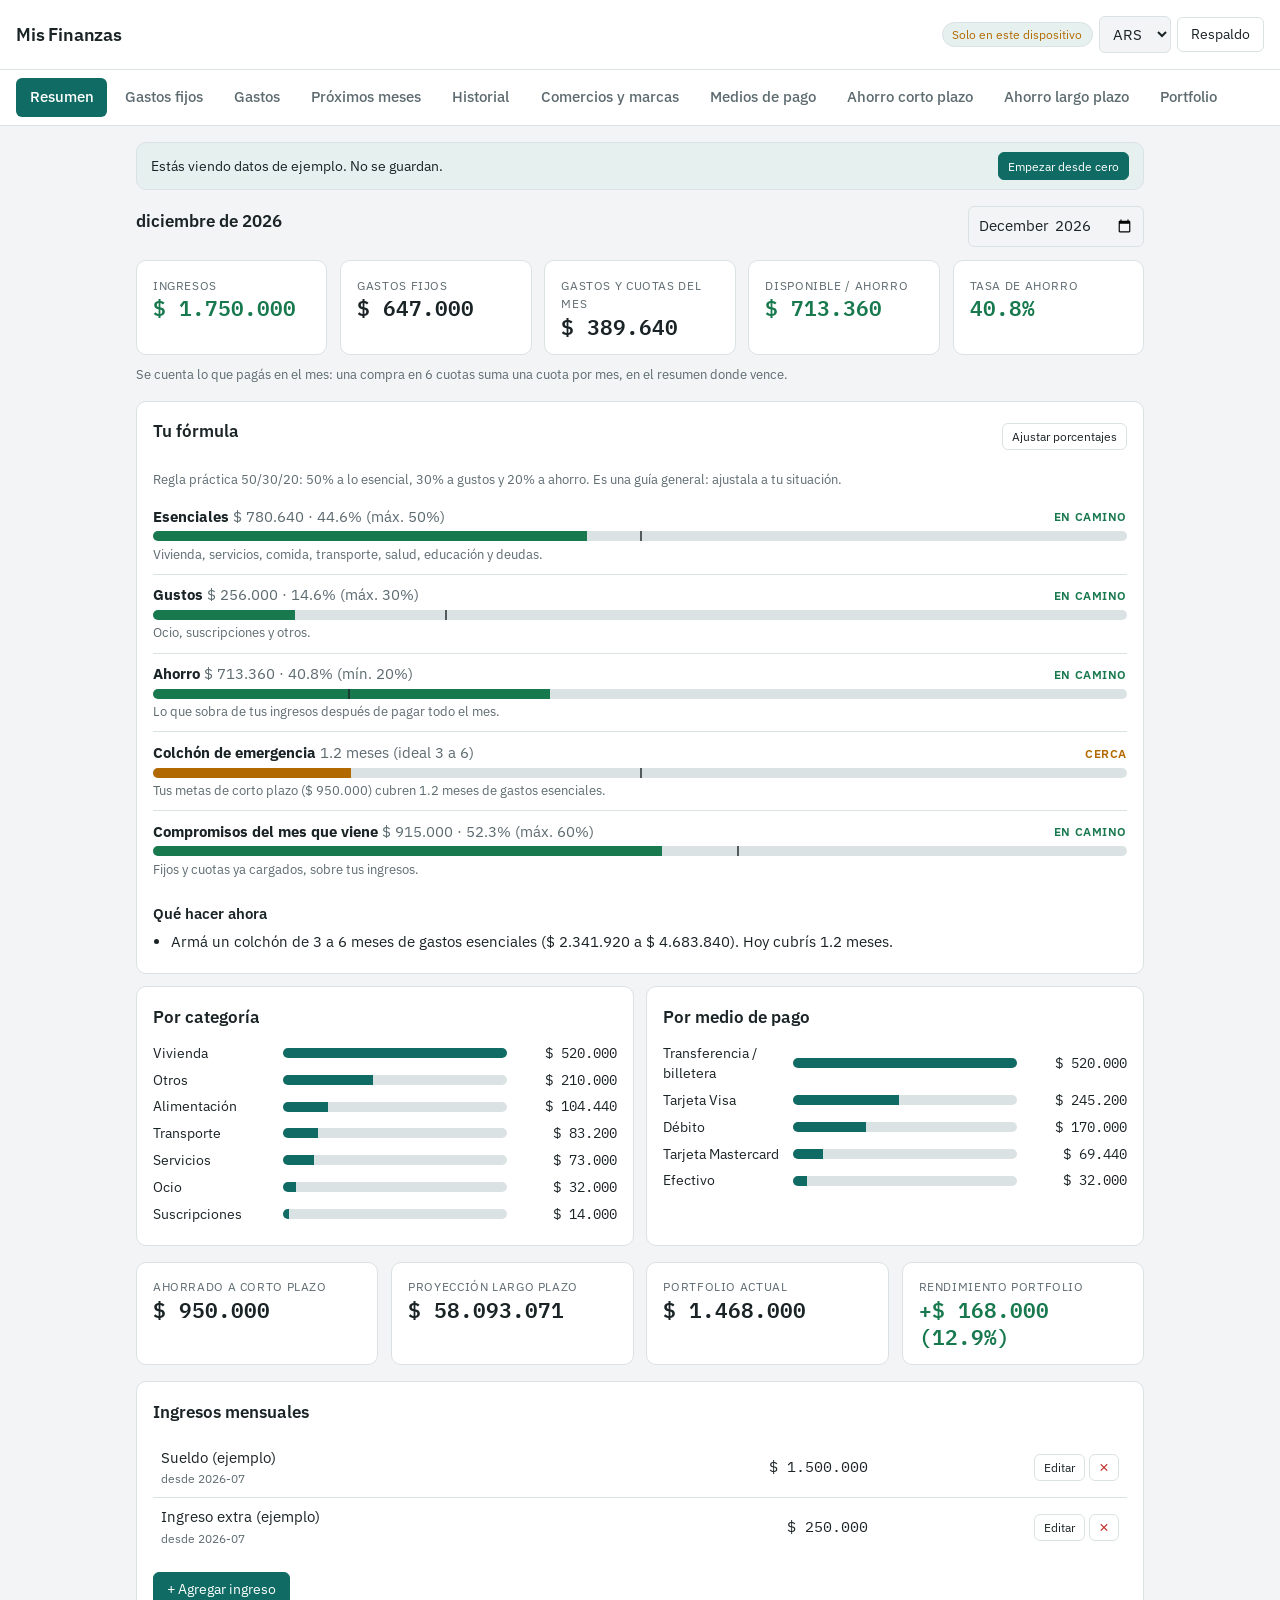
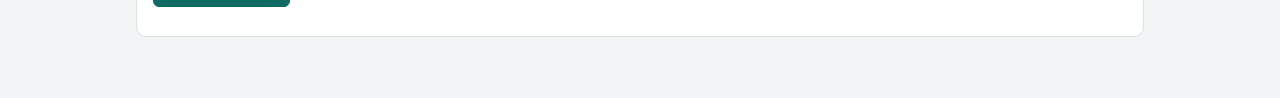
<file: finanzas/index.html>
<!doctype html>
<html lang="es">
<head>
<meta charset="utf-8">
<meta name="viewport" content="width=device-width, initial-scale=1">
<title>Mis Finanzas</title>
<link rel="preconnect" href="https://fonts.googleapis.com">
<link rel="preconnect" href="https://fonts.gstatic.com" crossorigin>
<link rel="stylesheet" href="https://fonts.googleapis.com/css2?family=IBM+Plex+Mono:wght@400;600&family=IBM+Plex+Sans:wght@400;500;600&display=swap">
<link rel="stylesheet" href="styles.css">
</head>
<body>
<header class="top">
  <h1>Mis Finanzas</h1>
  <div class="top-tools">
    <span id="store-chip" class="chip" role="status">Conectando…</span>
    <select id="currency" aria-label="Moneda"></select>
    <button class="btn ghost" data-action="export">Respaldo</button>
  </div>
</header>
<nav id="tabs" class="tabs" role="tablist"></nav>
<main id="view"></main>

<dialog id="dlg">
  <form method="dialog" id="dlg-form">
    <h2 id="dlg-title"></h2>
    <div id="dlg-fields"></div>
    <p id="dlg-note" class="note" role="status"></p>
    <div class="dlg-actions">
      <button type="button" class="btn ghost" id="dlg-cancel">Cancelar</button>
      <button type="submit" class="btn primary">Guardar</button>
    </div>
  </form>
</dialog>
<dialog id="cfm">
  <h2>Confirmar</h2>
  <p id="cfm-msg"></p>
  <div class="dlg-actions"><button class="btn ghost" id="cfm-no">Cancelar</button><button class="btn primary" id="cfm-yes">Aceptar</button></div>
</dialog>
<dialog id="exp">
  <h2>Respaldo de datos</h2>
  <label class="field"><span>Tus datos (copialos y guardalos en un archivo de texto)</span><textarea id="exp-text" readonly></textarea></label>
  <label class="field"><span>Para restaurar, pegá un respaldo acá o elegí un archivo. Se suma a lo que ya tenés.</span><textarea id="imp-text" placeholder="Pegá el respaldo…"></textarea></label>
  <input id="import" type="file" accept="application/json,.json" aria-label="Elegir archivo de respaldo">
  <p class="muted" id="exp-msg" role="status"></p>
  <div class="dlg-actions">
    <button class="btn ghost" data-action="close-export">Cerrar</button>
    <button class="btn" data-action="copy-export">Copiar respaldo</button>
    <button class="btn primary" data-action="do-import">Importar</button>
  </div>
</dialog>
<div id="toast" class="toast" role="status" hidden></div>
<script src="app.js"></script>
</body>
</html>
</file>
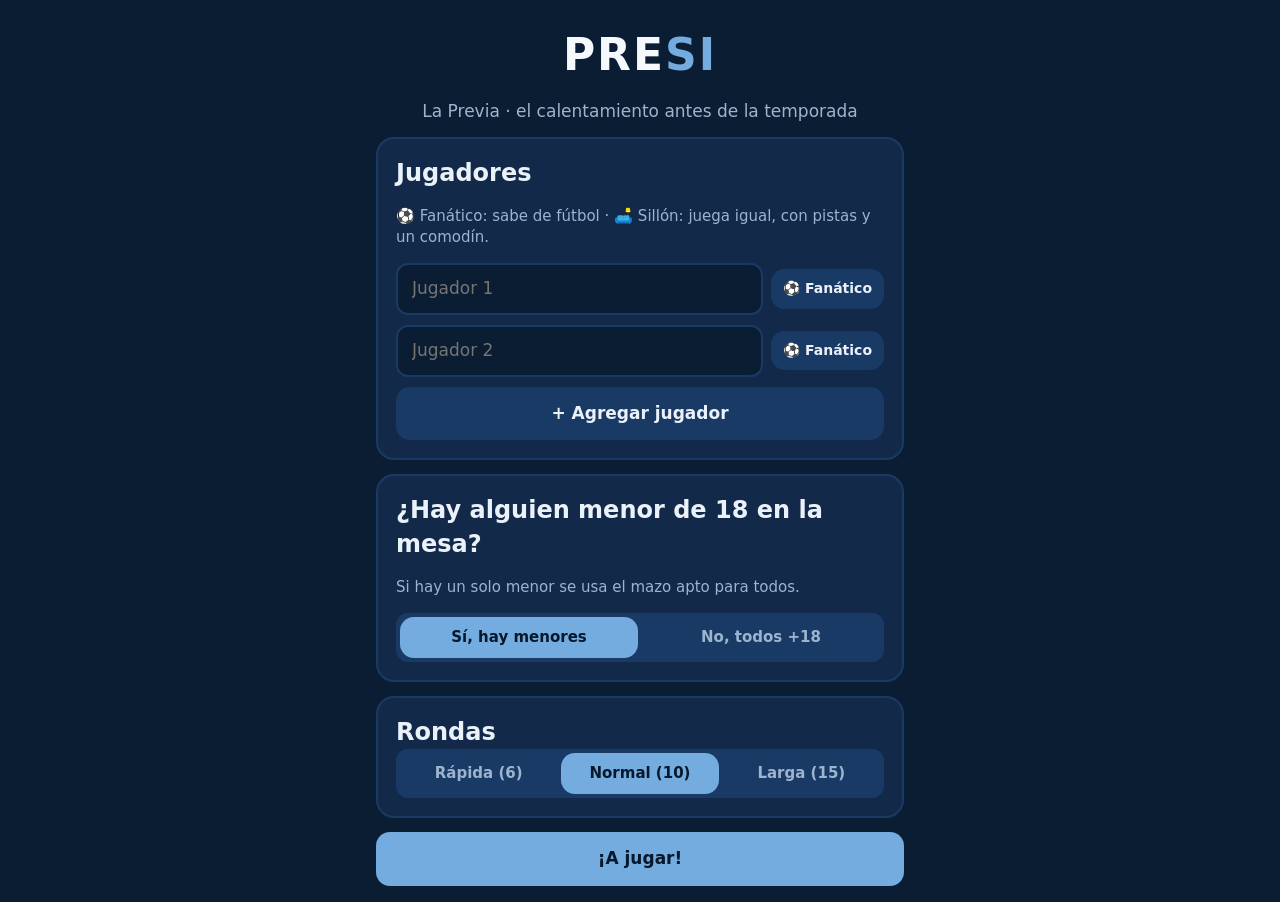
<file: presi/index.html>
<!doctype html>
<html lang="es">
<head>
  <meta charset="utf-8">
  <meta name="viewport" content="width=device-width, initial-scale=1, viewport-fit=cover">
  <meta name="theme-color" content="#0b1d33">
  <title>PRESI – La Previa</title>
  <link rel="stylesheet" href="styles.css">
</head>
<body>
  <header id="barra" hidden></header>
  <main id="app"></main>
  <script src="cards.js"></script>
  <script src="game.js"></script>
</body>
</html>
</file>
<file: finanzas/styles.css>
/* Libro contable: fondo papel azulado, cifras en monoespaciada, un solo acento verde-azulado */
:root{--bg:#f2f4f5;--card:#fff;--text:#1a2326;--muted:#5d6b70;--line:#dbe2e4;--primary:#0f6b63;--on-primary:#fff;--good:#18794e;--bad:#c2352f;--warn:#b26a00;--soft:#e6f0ef;
--sans:"IBM Plex Sans",system-ui,-apple-system,"Segoe UI",sans-serif;--mono:"IBM Plex Mono",ui-monospace,Menlo,Consolas,monospace;
--c1:#0f6b63;--c2:#c27a1a;--c3:#5b6fb3;--c4:#a2486f;--c5:#6a8f2a;--c6:#2b8cae;--c7:#8a6d3b;--c8:#7a7f86}
@media (prefers-color-scheme:dark){:root:not([data-theme="light"]){--bg:#101719;--card:#172124;--text:#e4ecee;--muted:#93a4a9;--line:#27363a;--primary:#3fb9ac;--on-primary:#06201d;--good:#4fcf94;--bad:#f27d76;--warn:#e9a74a;--soft:#1c2c2f;
--c1:#3fb9ac;--c2:#e0a04a;--c3:#8c9ee0;--c4:#d77fa4;--c5:#9cc255;--c6:#5cb8d8;--c7:#c4a366;--c8:#9aa1a8;color-scheme:dark}}
:root[data-theme="dark"]{--bg:#101719;--card:#172124;--text:#e4ecee;--muted:#93a4a9;--line:#27363a;--primary:#3fb9ac;--on-primary:#06201d;--good:#4fcf94;--bad:#f27d76;--warn:#e9a74a;--soft:#1c2c2f;
--c1:#3fb9ac;--c2:#e0a04a;--c3:#8c9ee0;--c4:#d77fa4;--c5:#9cc255;--c6:#5cb8d8;--c7:#c4a366;--c8:#9aa1a8;color-scheme:dark}
*{box-sizing:border-box}
body{margin:0;background:var(--bg);color:var(--text);font:15px/1.5 var(--sans)}
.top{display:flex;flex-wrap:wrap;gap:.6rem;justify-content:space-between;align-items:center;padding:1rem 16px;background:var(--card);border-bottom:1px solid var(--line)}
.top h1{font-size:1.15rem;margin:0;font-weight:600;letter-spacing:-.01em}
.top-tools{display:flex;flex-wrap:wrap;gap:.4rem;align-items:center}
.chip{font-size:.75rem;padding:.15rem .6rem;border-radius:999px;background:var(--soft);color:var(--muted);border:1px solid var(--line)}
.chip.ok{color:var(--good)}.chip.warn{color:var(--warn)}.chip.bad{color:var(--bad)}
.tabs{display:flex;gap:.25rem;overflow-x:auto;padding:.5rem 16px;background:var(--card);border-bottom:1px solid var(--line);position:sticky;top:env(safe-area-inset-top,0px);z-index:5}
.tabs button{border:0;background:none;color:var(--muted);padding:.5rem .85rem;border-radius:6px;cursor:pointer;white-space:nowrap;font:inherit;font-weight:500}
.tabs button:hover{background:var(--soft)}
.tabs button.active{background:var(--primary);color:var(--on-primary)}
main{max-width:1040px;margin:0 auto;padding:1rem 16px 3rem}
h2{font-size:1.05rem;margin:.2rem 0 .8rem;font-weight:600}
h3{font-size:.95rem;margin:0 0 .4rem;font-weight:600}
.row{display:flex;flex-wrap:wrap;gap:.6rem;align-items:center;justify-content:space-between;margin-bottom:.8rem}
.grid{display:grid;gap:.8rem;grid-template-columns:repeat(auto-fit,minmax(min(100%,190px),1fr));margin-bottom:1rem}
.grid>*{min-width:0}
.card{background:var(--card);border:1px solid var(--line);border-radius:10px;padding:.9rem 1rem;margin-bottom:.8rem}
.grid .card{margin:0}
.kpi .label{color:var(--muted);font-size:.78rem;text-transform:uppercase;letter-spacing:.05em}
.kpi .value{font:600 1.3rem/1.3 var(--mono);font-variant-numeric:tabular-nums;overflow-wrap:anywhere}
.good{color:var(--good)}.bad{color:var(--bad)}.warn{color:var(--warn)}.muted{color:var(--muted)}
.btn{border:1px solid var(--line);background:var(--card);color:var(--text);padding:.4rem .8rem;border-radius:6px;cursor:pointer;font:inherit;font-size:.85rem}
.btn.primary{background:var(--primary);border-color:var(--primary);color:var(--on-primary)}
.btn.ghost:hover{background:var(--soft)}
.btn.sm{padding:.2rem .55rem;font-size:.78rem}
.btn.danger{color:var(--bad)}
:focus-visible{outline:2px solid var(--primary);outline-offset:2px}
select,input,textarea{font:inherit;padding:.45rem .55rem;border:1px solid var(--line);border-radius:6px;background:var(--bg);color:var(--text);width:100%}
textarea{font:12px/1.4 var(--mono);min-height:7rem;resize:vertical}
input[type=checkbox]{width:auto}
.top select,.row select,.row input{width:auto}
table{width:100%;border-collapse:collapse}
th,td{text-align:left;padding:.55rem .5rem;border-bottom:1px solid var(--line)}
tbody tr:last-child td{border-bottom:0}
th{font-size:.72rem;color:var(--muted);text-transform:uppercase;letter-spacing:.06em;font-weight:500}
td.num,th.num{text-align:right;white-space:nowrap;font-family:var(--mono);font-variant-numeric:tabular-nums}
td.act{text-align:right;white-space:nowrap}
.table-wrap{overflow-x:auto}
.bar{height:10px;background:var(--line);border-radius:5px;overflow:hidden;position:relative}
.bar>i{display:block;height:100%;background:var(--primary)}
.bar.good>i{background:var(--good)}
.bar.warn>i{background:var(--warn)}
.bar.bad>i{background:var(--bad)}
.bar>b{position:absolute;top:0;bottom:0;width:2px;background:var(--text);opacity:.7}
.cat{display:grid;grid-template-columns:120px 1fr 100px;gap:.6rem;align-items:center;margin:.4rem 0;font-size:.85rem}
.cat .num{text-align:right;font-family:var(--mono);font-variant-numeric:tabular-nums}
.stack{display:flex;height:14px;border-radius:7px;overflow:hidden;margin:.5rem 0 .8rem}
.dot{display:inline-block;width:10px;height:10px;border-radius:50%;margin-right:.45rem}
.goal h3{font-size:1rem;margin-bottom:.5rem}
.goal .meta{display:flex;justify-content:space-between;gap:.5rem;flex-wrap:wrap;font-size:.85rem;color:var(--muted);margin-top:.5rem}
.empty{color:var(--muted);text-align:center;padding:1.5rem}
.banner{display:flex;flex-wrap:wrap;gap:.6rem;align-items:center;justify-content:space-between;background:var(--soft);border:1px solid var(--line);border-radius:10px;padding:.6rem .9rem;margin-bottom:1rem;font-size:.9rem}
.banner .btns{display:flex;gap:.4rem;flex-wrap:wrap}
.status{display:grid;grid-template-columns:1fr auto;gap:.2rem .8rem;align-items:center;padding:.6rem 0;border-bottom:1px solid var(--line)}
.status:last-of-type{border-bottom:0}
.status .tag{font-size:.72rem;font-weight:600;text-transform:uppercase;letter-spacing:.05em}
.status .bar{grid-column:1/-1}
.status .help{grid-column:1/-1;font-size:.82rem;color:var(--muted)}
.tips{margin:.4rem 0 0;padding-left:1.1rem}
.tips li{margin:.3rem 0}
.note{min-height:1.2em;margin:.3rem 0 0;font-size:.82rem;color:var(--muted)}
dialog{border:1px solid var(--line);border-radius:12px;background:var(--card);color:var(--text);padding:1.2rem;width:min(460px,92vw);max-height:92vh;overflow:auto}
dialog::backdrop{background:rgba(0,0,0,.5)}
dialog h2{margin-top:0}
.field{display:block;margin-bottom:.7rem}
.field span{display:block;font-size:.8rem;color:var(--muted);margin-bottom:.2rem}
.dlg-actions{display:flex;flex-wrap:wrap;justify-content:flex-end;gap:.5rem;margin-top:1rem}
.toast{position:fixed;left:50%;transform:translateX(-50%);bottom:calc(1rem + env(safe-area-inset-bottom,0px));background:var(--text);color:var(--bg);padding:.6rem 1rem;border-radius:8px;font-size:.88rem;max-width:min(92vw,420px);z-index:20}
svg.chart{width:100%;height:auto;display:block;margin-top:.5rem}
svg.chart text{font-family:var(--sans);fill:var(--muted)}
.legend{display:flex;gap:1rem;flex-wrap:wrap;font-size:.8rem;color:var(--muted)}
@media (max-width:520px){.cat{grid-template-columns:100px 1fr 88px;font-size:.8rem}}
@media (prefers-reduced-motion:reduce){*{scroll-behavior:auto!important}}
</file>
<file: presi/styles.css>
:root {
  --bg: #0b1d33; --panel: #12294a; --panel2: #1a3a66;
  --celeste: #74acdf; --blanco: #f6f9fc; --oro: #f6c445;
  --ok: #3ecf8e; --mal: #ff6b6b; --texto: #eaf1f9; --suave: #9db4cf;
}
* { box-sizing: border-box; -webkit-tap-highlight-color: transparent; }
html, body { margin: 0; background: var(--bg); color: var(--texto);
  font: 17px/1.4 system-ui, -apple-system, "Segoe UI", Roboto, sans-serif; }
body { min-height: 100dvh; display: flex; flex-direction: column; }
header#barra { padding: 10px 16px; background: var(--panel); border-bottom: 3px solid var(--celeste); }
.barra-top { display: flex; justify-content: space-between; font-size: 14px; color: var(--suave); margin-bottom: 6px; }
.chips { display: flex; gap: 6px; overflow-x: auto; padding-bottom: 2px; }
.chip { flex: none; background: var(--panel2); border-radius: 999px; padding: 4px 12px; font-size: 14px; white-space: nowrap; }
.chip.activo { background: var(--celeste); color: #06182c; font-weight: 700; }
main { flex: 1; width: 100%; max-width: 560px; margin: 0 auto; padding: 16px; display: flex; flex-direction: column; gap: 14px; }
h1 { margin: 8px 0 0; font-size: 44px; letter-spacing: 2px; text-align: center; color: var(--blanco); }
h1 span { color: var(--celeste); }
h2 { margin: 0; font-size: 24px; }
.sub { text-align: center; color: var(--suave); margin: 0; }
.card { background: var(--panel); border-radius: 18px; padding: 18px; border: 2px solid var(--panel2); }
.card.grande { padding: 24px 20px; text-align: center; }
.etiqueta { display: inline-block; font-size: 12px; font-weight: 700; letter-spacing: 1px; text-transform: uppercase;
  background: var(--celeste); color: #06182c; border-radius: 6px; padding: 3px 8px; margin-bottom: 10px; }
.etiqueta.rojo { background: var(--mal); } .etiqueta.oro { background: var(--oro); }
.texto-grande { font-size: 22px; font-weight: 600; margin: 4px 0 6px; }
.suave { color: var(--suave); font-size: 15px; }
button { font: inherit; font-weight: 700; border: 0; border-radius: 14px; padding: 15px 18px; cursor: pointer;
  background: var(--celeste); color: #06182c; width: 100%; }
button:active { transform: scale(.98); }
button.sec { background: var(--panel2); color: var(--texto); }
button.ok { background: var(--ok); } button.mal { background: var(--mal); }
button:disabled { opacity: .4; }
.fila { display: flex; gap: 10px; } .fila > * { flex: 1; }
.grid { display: grid; gap: 10px; }
.opcion { text-align: left; background: var(--panel2); color: var(--texto); }
.opcion.bien { background: var(--ok); color: #04210f; } .opcion.error { background: var(--mal); color: #2a0606; }
input[type=text] { font: inherit; width: 100%; padding: 12px 14px; border-radius: 12px; border: 2px solid var(--panel2);
  background: var(--bg); color: var(--texto); }
.jugador-fila { display: flex; gap: 8px; align-items: center; }
.jugador-fila input { flex: 1; }
.nivel { width: auto; padding: 10px 12px; font-size: 14px; }
.x { width: auto; padding: 10px 14px; }
.seg { display: flex; background: var(--panel2); border-radius: 12px; padding: 4px; gap: 4px; }
.seg button { background: transparent; color: var(--suave); padding: 10px; font-size: 15px; }
.seg button.on { background: var(--celeste); color: #06182c; }
.timer { font-size: 64px; font-weight: 800; text-align: center; color: var(--oro); font-variant-numeric: tabular-nums; }
.timer.fin { color: var(--mal); }
.tactica { font-size: 34px; padding: 22px 8px; }
.tactica small { display: block; font-size: 14px; }
.tabla { width: 100%; border-collapse: collapse; }
.tabla td { padding: 10px 6px; border-bottom: 1px solid var(--panel2); }
.tabla td:last-child { text-align: right; font-weight: 800; }
.podio { font-size: 56px; text-align: center; }
.pantalla-oculta { text-align: center; padding: 28px 10px; }
.big-emoji { font-size: 64px; text-align: center; }
</file>
